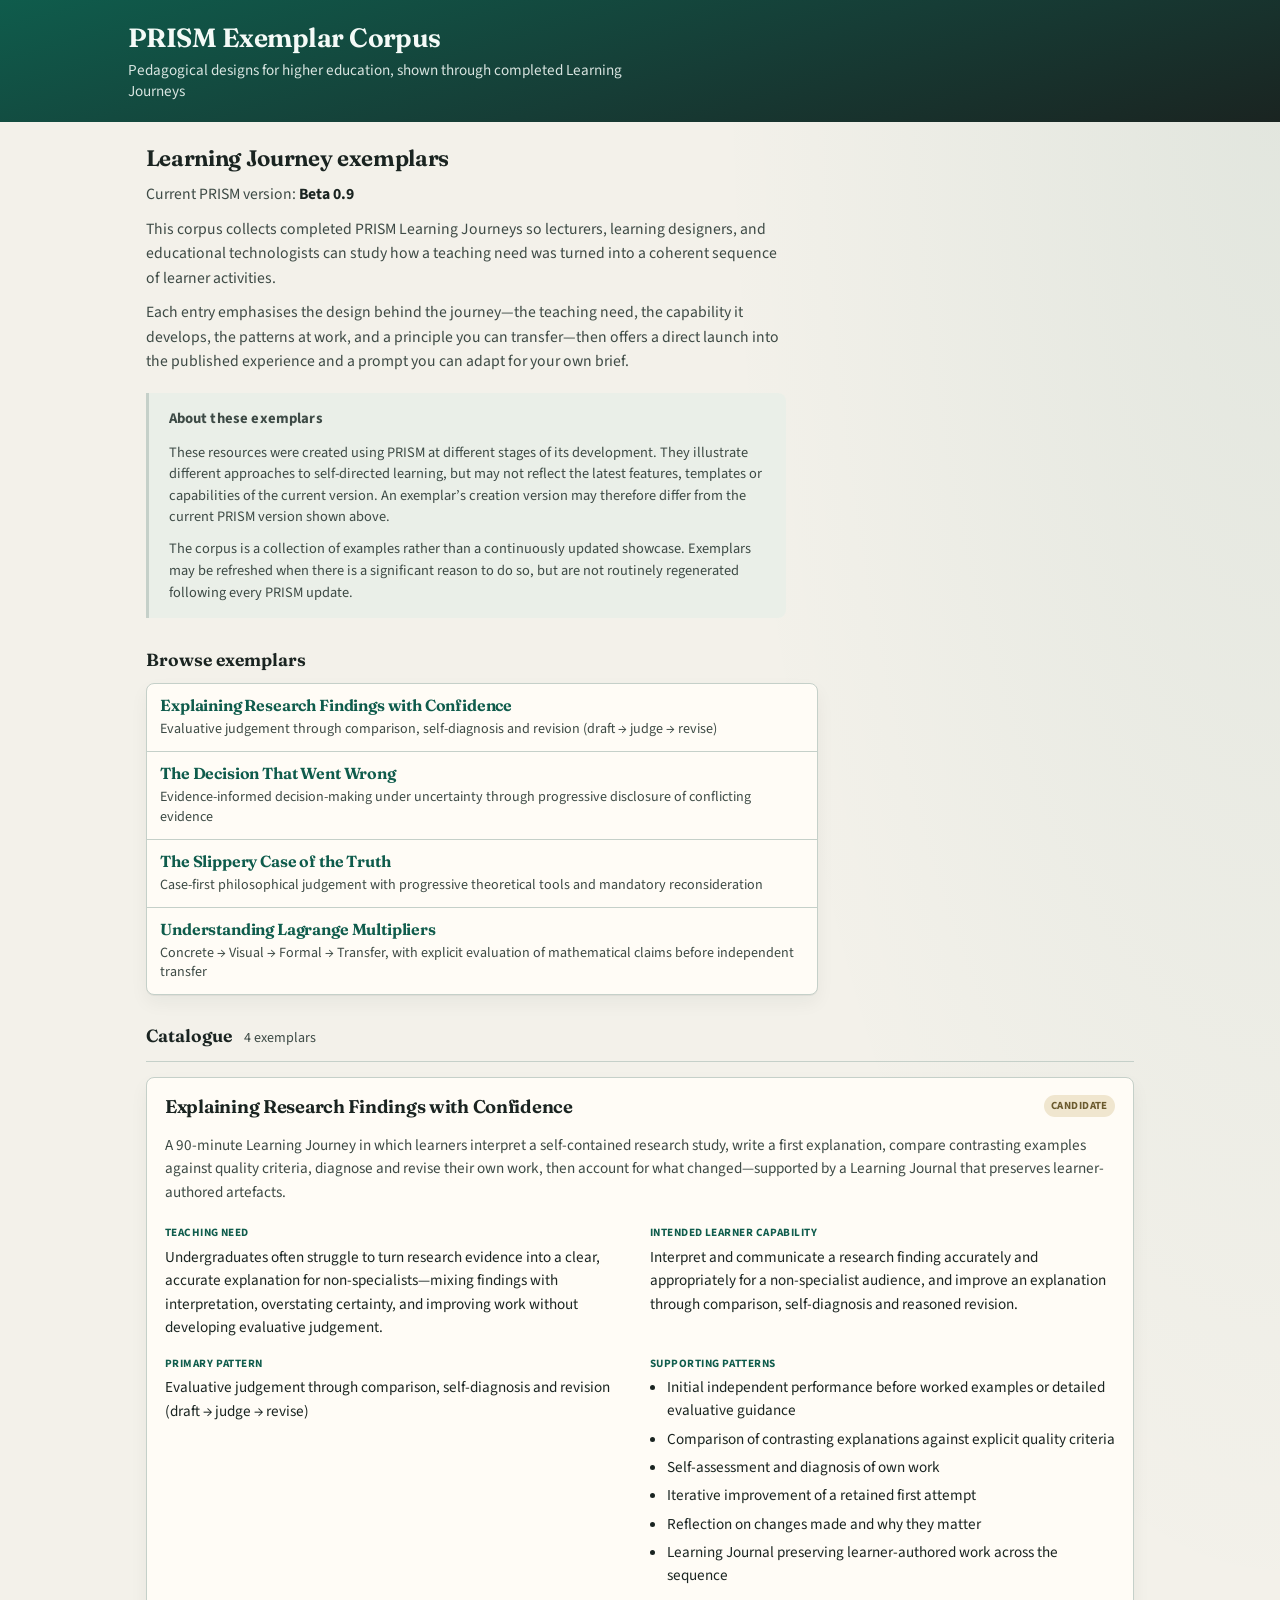
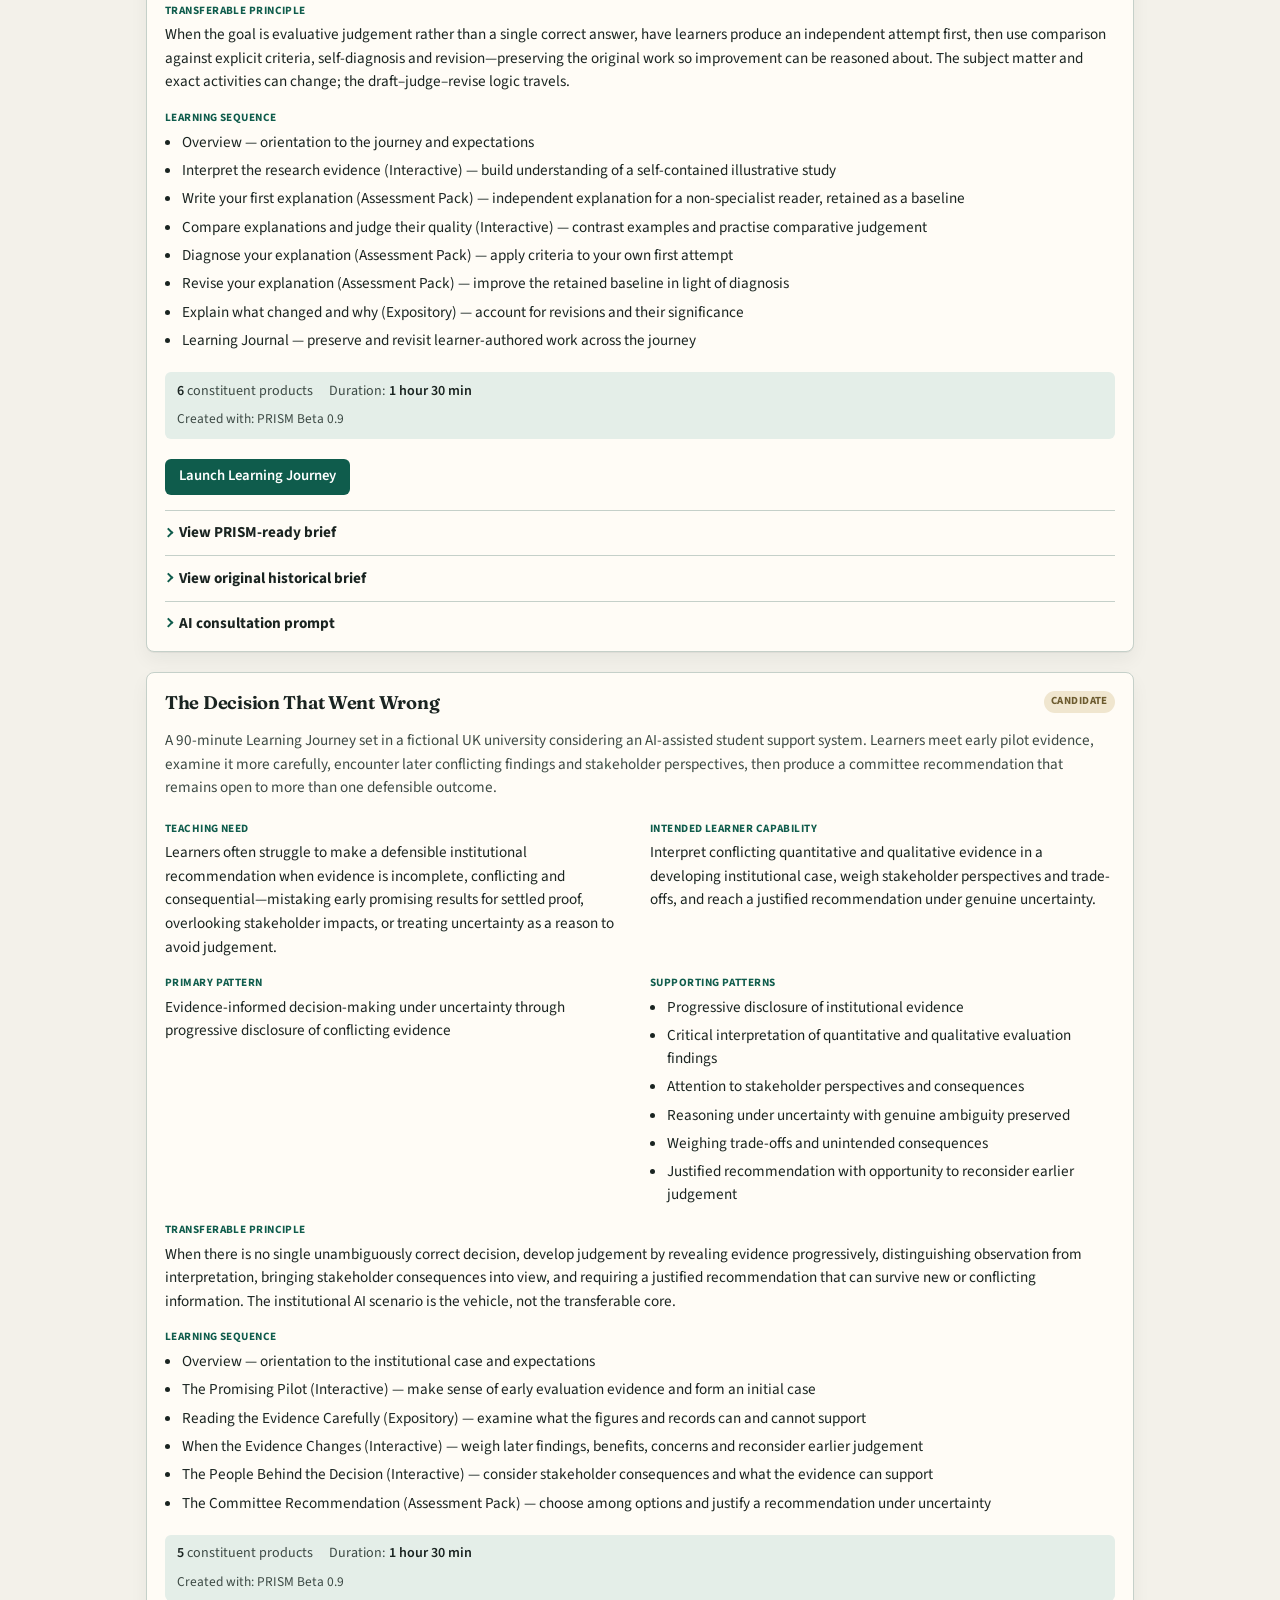
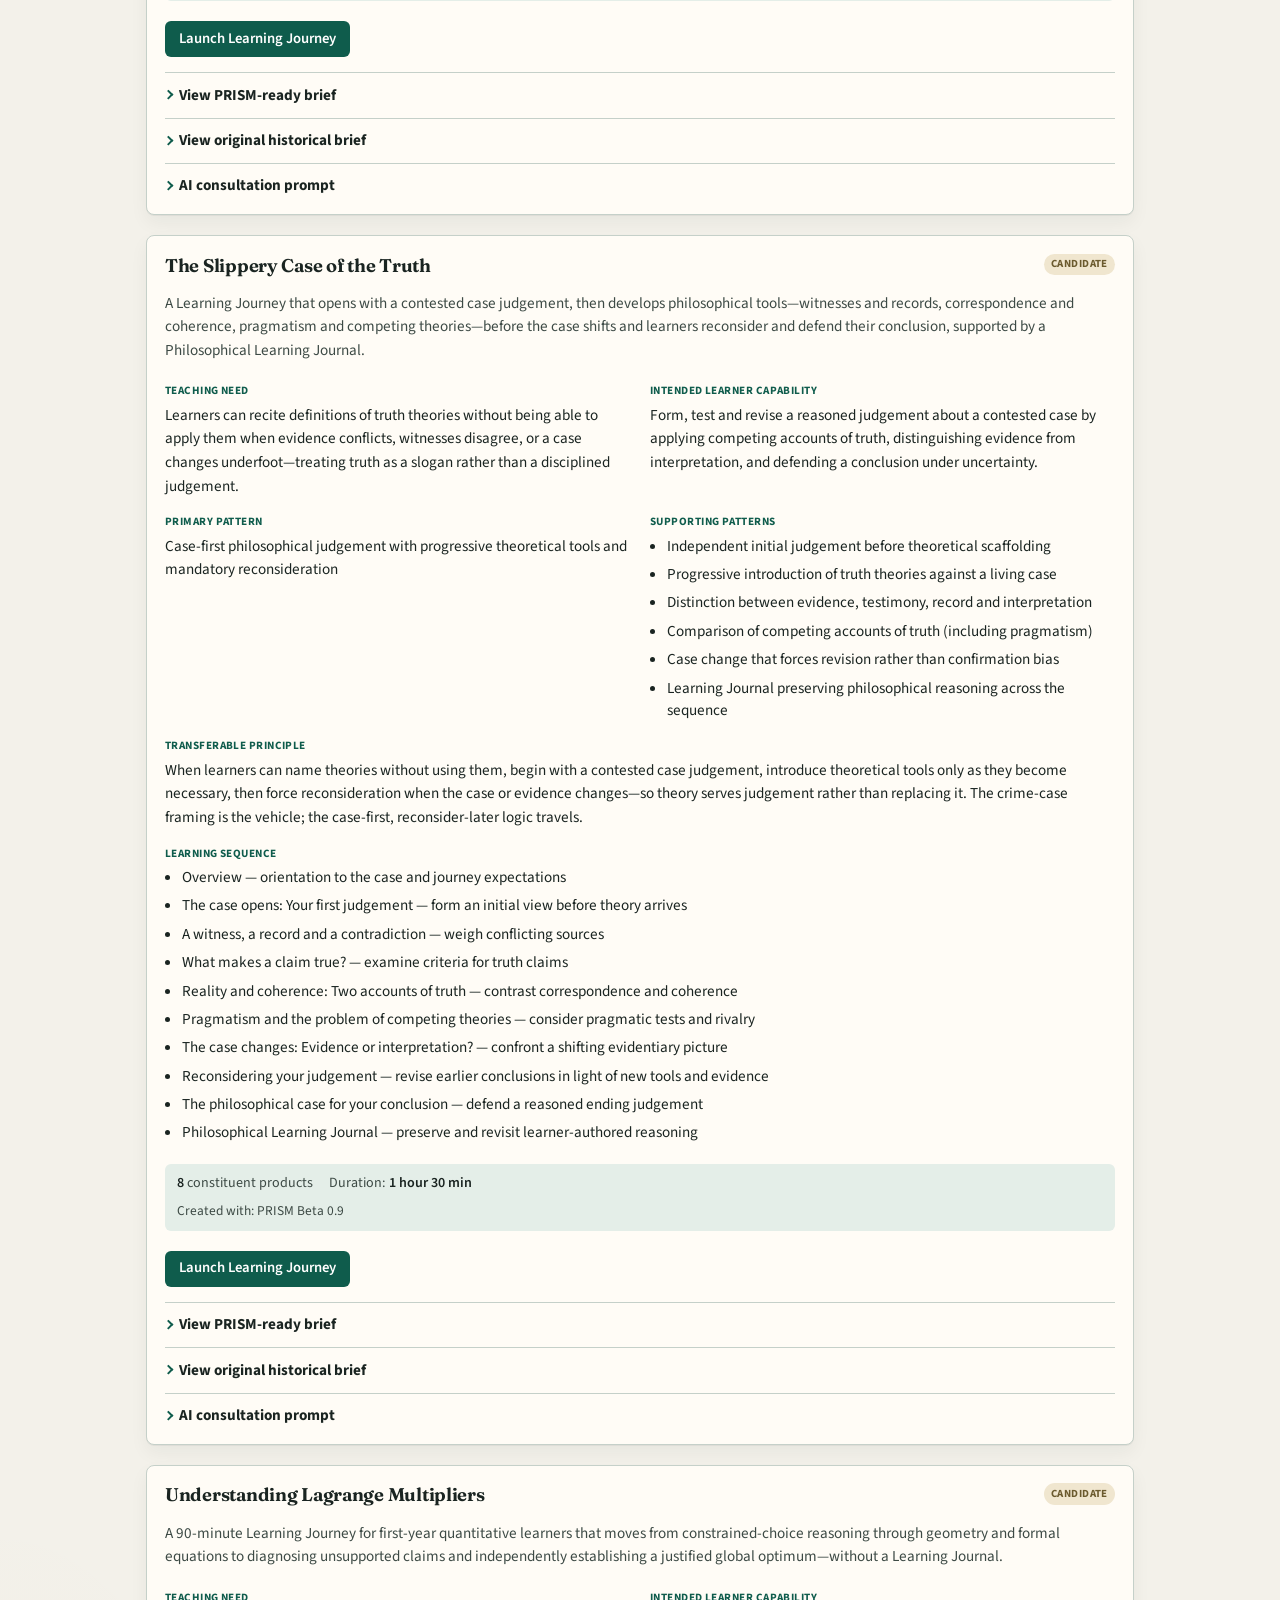
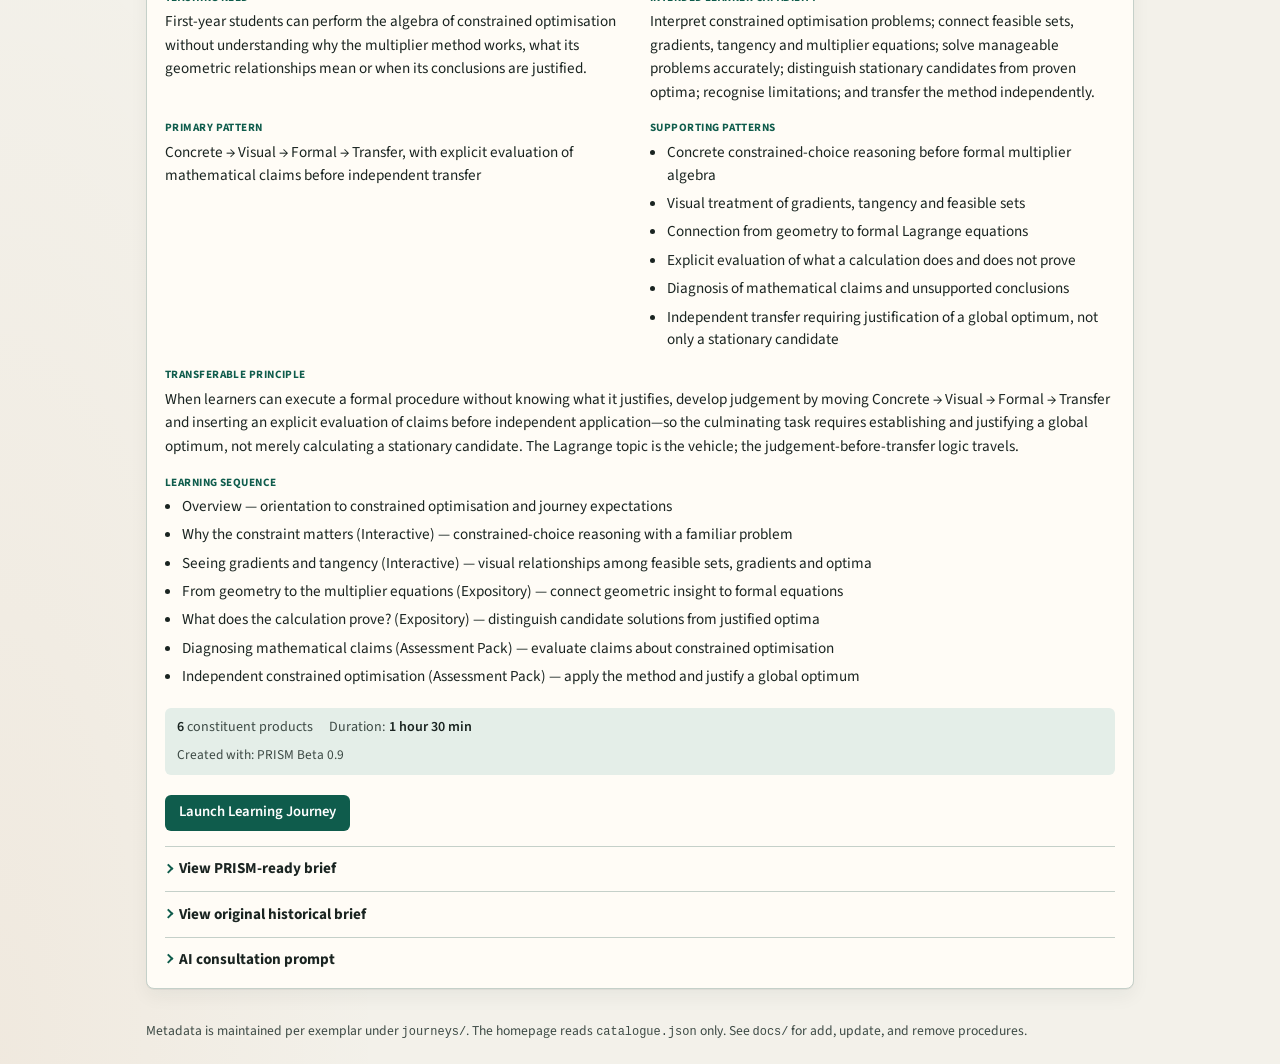
<file: index.html>
<!DOCTYPE html>
<html lang="en-GB">
  <head>
    <meta charset="utf-8" />
    <meta name="viewport" content="width=device-width, initial-scale=1" />
    <title>PRISM Exemplar Corpus</title>
    <meta
      name="description"
      content="A corpus of Learning Journey exemplars for lecturers, learning designers, and educational technologists."
    />
    <meta name="prism-exemplars-assets" content="739a7094c4" />
    <link rel="preconnect" href="https://fonts.googleapis.com" />
    <link rel="preconnect" href="https://fonts.gstatic.com" crossorigin />
    <link
      href="https://fonts.googleapis.com/css2?family=Fraunces:opsz,wght@9..144,500;9..144,650&family=Source+Sans+3:ital,wght@0,400;0,600;0,700;1,400&display=swap"
      rel="stylesheet"
    />
    <link rel="stylesheet" href="assets/styles.css?v=1c8ba7ebdb" />
    <script>
      /* If GitHub Pages/browser still has a stale homepage, reload once with a bust query. */
      (function () {
        var meta = document.querySelector('meta[name="prism-exemplars-assets"]');
        var baked = meta && meta.getAttribute("content");
        if (!baked || baked === "pending") return;
        fetch("assets/version.json", { cache: "no-store" })
          .then(function (res) {
            return res.ok ? res.json() : null;
          })
          .then(function (remote) {
            if (!remote || !remote.rev) return;
            var url = new URL(window.location.href);
            if (remote.rev === baked) {
              if (url.searchParams.has("assets")) {
                url.searchParams.delete("assets");
                window.history.replaceState(
                  null,
                  "",
                  url.pathname + url.search + url.hash
                );
              }
              return;
            }
            if (url.searchParams.get("assets") === remote.rev) return;
            url.searchParams.set("assets", remote.rev);
            window.location.replace(url.toString());
          })
          .catch(function () {});
      })();
    </script>
  </head>
  <body>
    <a class="skip-link" href="#main">Skip to content</a>

    <header class="site-header">
      <div class="site-header__inner">
        <p class="site-brand">PRISM Exemplar Corpus</p>
        <p class="site-tagline">
          Pedagogical designs for higher education, shown through completed Learning Journeys
        </p>
      </div>
    </header>

    <main id="main" class="site-main">
      <section class="intro" aria-labelledby="intro-heading">
        <h1 id="intro-heading">Learning Journey exemplars</h1>
        <p class="intro-version" id="current-prism-version">
          Current PRISM version: <strong>Beta 0.9</strong>
        </p>
        <p>
          This corpus collects completed PRISM Learning Journeys so lecturers, learning
          designers, and educational technologists can study how a teaching need was turned
          into a coherent sequence of learner activities.
        </p>
        <p>
          Each entry emphasises the design behind the journey—the teaching need, the capability
          it develops, the patterns at work, and a principle you can transfer—then offers a
          direct launch into the published experience and a prompt you can adapt for your own
          brief.
        </p>
        <aside class="intro-notice" aria-labelledby="about-exemplars-heading">
          <h2 id="about-exemplars-heading">About these exemplars</h2>
          <p>
            These resources were created using PRISM at different stages of its development. They
            illustrate different approaches to self-directed learning, but may not reflect the
            latest features, templates or capabilities of the current version. An exemplar’s
            creation version may therefore differ from the current PRISM version shown above.
          </p>
          <p>
            The corpus is a collection of examples rather than a continuously updated showcase.
            Exemplars may be refreshed when there is a significant reason to do so, but are not
            routinely regenerated following every PRISM update.
          </p>
        </aside>
      </section>

      <section
        class="browse"
        id="browse-exemplars"
        aria-labelledby="browse-heading"
        hidden
      >
        <h2 id="browse-heading">Browse exemplars</h2>
        <nav class="browse__nav" aria-label="Exemplar table of contents">
          <div id="browse-root"></div>
        </nav>
      </section>

      <section class="catalogue" aria-labelledby="catalogue-heading">
        <div class="catalogue__header">
          <h2 id="catalogue-heading">Catalogue</h2>
          <p id="catalogue-count" class="catalogue__count" hidden></p>
        </div>
        <div
          id="catalogue-status"
          class="catalogue__status"
          role="status"
          aria-live="polite"
        >
          Loading catalogue…
        </div>
        <div id="catalogue-root" class="catalogue__list" hidden></div>
      </section>
    </main>

    <footer class="site-footer">
      <p>
        Metadata is maintained per exemplar under <code>journeys/</code>. The homepage reads
        <code>catalogue.json</code> only. See <code>docs/</code> for add, update, and remove
        procedures.
      </p>
    </footer>

    <script src="assets/catalogue.js?v=b2c2255c07" defer></script>
  </body>
</html>
</file>
<file: assets/styles.css>
:root {
  --ink: #1a2421;
  --ink-muted: #3d4a45;
  --paper: #f3f1ea;
  --paper-elevated: #fffcf6;
  --band: #e4eee8;
  --line: #c5d0c9;
  --accent: #0f5c4c;
  --accent-hover: #0a4338;
  --focus: #b45309;
  --status-candidate: #6b5a2e;
  --status-validated: #0f5c4c;
  --shadow: 0 1px 0 rgba(26, 36, 33, 0.05), 0 8px 18px rgba(26, 36, 33, 0.05);
  --radius: 8px;
  --font-display: "Fraunces", "Times New Roman", serif;
  --font-body: "Source Sans 3", "Segoe UI", sans-serif;
  --measure: 40rem;
  --page: 64rem;
  --space-1: 0.4rem;
  --space-2: 0.65rem;
  --space-3: 0.95rem;
  --space-4: 1.25rem;
  --space-5: 1.7rem;
}

*,
*::before,
*::after {
  box-sizing: border-box;
}

html {
  scroll-behavior: smooth;
}

body {
  margin: 0;
  min-height: 100vh;
  font-family: var(--font-body);
  font-size: 1rem;
  line-height: 1.55;
  color: var(--ink);
  background:
    radial-gradient(ellipse 80% 50% at 100% 0%, rgba(15, 92, 76, 0.08), transparent 55%),
    radial-gradient(ellipse 60% 40% at 0% 100%, rgba(180, 83, 9, 0.05), transparent 50%),
    var(--paper);
}

:focus-visible {
  outline: 3px solid var(--focus);
  outline-offset: 2px;
}

.skip-link {
  position: absolute;
  left: 1rem;
  top: -3rem;
  z-index: 100;
  padding: 0.4rem 0.7rem;
  background: var(--ink);
  color: #fff;
  text-decoration: none;
  border-radius: 4px;
}

.skip-link:focus {
  top: 0.75rem;
}

.site-header {
  background: linear-gradient(165deg, #0f5c4c 0%, #163d36 55%, #1a2421 100%);
  color: #f4faf7;
  padding: 1.35rem 1.1rem 1.25rem;
}

.site-header__inner {
  max-width: var(--page);
  margin: 0 auto;
}

.site-brand {
  margin: 0;
  font-family: var(--font-display);
  font-size: clamp(1.35rem, 2.2vw, 1.65rem);
  font-weight: 650;
  letter-spacing: -0.02em;
  line-height: 1.2;
}

.site-tagline {
  margin: 0.4rem 0 0;
  max-width: 34rem;
  font-size: 0.95rem;
  line-height: 1.4;
  color: rgba(244, 250, 247, 0.88);
}

.site-main {
  max-width: var(--page);
  margin: 0 auto;
  padding: 1.35rem 1.1rem 2rem;
}

.intro {
  max-width: var(--measure);
  margin-bottom: var(--space-5);
}

.intro h1 {
  margin: 0 0 var(--space-2);
  font-family: var(--font-display);
  font-size: clamp(1.2rem, 1.8vw, 1.4rem);
  font-weight: 650;
  letter-spacing: -0.015em;
  line-height: 1.25;
}

.intro p {
  margin: 0 0 var(--space-2);
  color: var(--ink-muted);
  font-size: 0.98rem;
}

.intro-version {
  margin: 0 0 var(--space-3);
  font-size: 0.92rem;
  color: var(--ink-muted);
}

.intro-version strong {
  color: var(--ink);
  font-weight: 700;
}

.intro p:last-child {
  margin-bottom: 0;
}

.intro-notice {
  margin: var(--space-4) 0 0;
  padding: var(--space-3) var(--space-4);
  max-width: var(--measure);
  border-left: 3px solid var(--line);
  background: rgba(228, 238, 232, 0.55);
  border-radius: 0 var(--radius) var(--radius) 0;
}

.intro-notice h2 {
  margin: 0 0 var(--space-2);
  font-family: var(--font-body);
  font-size: 0.92rem;
  font-weight: 700;
  letter-spacing: 0.01em;
  color: var(--ink-muted);
  text-transform: none;
}

.intro-notice p {
  margin: 0 0 var(--space-2);
  font-size: 0.9rem;
  line-height: 1.5;
  color: var(--ink-muted);
}

.intro-notice p:last-child {
  margin-bottom: 0;
}

.browse {
  margin: 0 0 var(--space-5);
}

.browse h2 {
  margin: 0 0 var(--space-2);
  font-family: var(--font-display);
  font-size: 1.1rem;
  font-weight: 650;
}

.browse__nav {
  max-width: min(var(--page), 42rem);
}

.browse-list {
  list-style: none;
  margin: 0;
  padding: 0;
  border: 1px solid var(--line);
  border-radius: var(--radius);
  background: var(--paper-elevated);
  box-shadow: var(--shadow);
}

.browse-list > li + li {
  border-top: 1px solid var(--line);
}

.browse-list__link {
  display: block;
  padding: 0.7rem 0.85rem;
  color: inherit;
  text-decoration: none;
}

.browse-list__link:hover {
  background: var(--band);
}

.browse-list__link:focus-visible {
  outline: 3px solid var(--focus);
  outline-offset: -3px;
  background: var(--band);
}

.browse-list__title {
  display: block;
  font-family: var(--font-display);
  font-size: 1rem;
  font-weight: 650;
  letter-spacing: -0.01em;
  line-height: 1.3;
  color: var(--accent);
}

.browse-list__pattern {
  display: block;
  margin-top: 0.25rem;
  font-size: 0.88rem;
  line-height: 1.4;
  color: var(--ink-muted);
}

.catalogue__header {
  display: flex;
  flex-wrap: wrap;
  align-items: baseline;
  gap: 0.25rem 0.75rem;
  margin-bottom: var(--space-3);
  padding-bottom: var(--space-2);
  border-bottom: 1px solid var(--line);
}

.catalogue__header h2 {
  margin: 0;
  font-family: var(--font-display);
  font-size: 1.1rem;
  font-weight: 650;
}

.catalogue__count {
  margin: 0;
  color: var(--ink-muted);
  font-size: 0.88rem;
}

.catalogue__status {
  padding: var(--space-3) var(--space-4);
  background: var(--band);
  border: 1px dashed var(--line);
  border-radius: var(--radius);
  color: var(--ink-muted);
  font-size: 0.95rem;
}

.catalogue__status p {
  margin: 0 0 var(--space-2);
}

.catalogue__status p:last-child {
  margin-bottom: 0;
}

.catalogue__status--error {
  border-style: solid;
  border-color: #9b3b2e;
  background: #f8ece9;
  color: #5c241c;
}

.catalogue__list {
  display: grid;
  gap: var(--space-4);
}

.exemplar-card {
  background: var(--paper-elevated);
  border: 1px solid var(--line);
  border-radius: var(--radius);
  box-shadow: var(--shadow);
  padding: 1.1rem 1.15rem 1rem;
  scroll-margin-top: 1rem;
}

.exemplar-card:focus {
  outline: none;
}

.exemplar-card:focus-visible {
  outline: 3px solid var(--focus);
  outline-offset: 2px;
}

.exemplar-card__top {
  display: flex;
  flex-wrap: wrap;
  align-items: flex-start;
  justify-content: space-between;
  gap: 0.45rem 0.75rem;
  margin-bottom: var(--space-3);
}

.exemplar-card__title {
  margin: 0;
  flex: 1 1 14rem;
  font-family: var(--font-display);
  font-size: 1.15rem;
  font-weight: 650;
  letter-spacing: -0.015em;
  line-height: 1.25;
}

.exemplar-card__status {
  display: inline-block;
  padding: 0.15rem 0.45rem;
  border-radius: 999px;
  font-size: 0.68rem;
  font-weight: 700;
  letter-spacing: 0.04em;
  text-transform: uppercase;
}

.exemplar-card__status--candidate {
  background: #f0e6cf;
  color: var(--status-candidate);
}

.exemplar-card__status--validated {
  background: #d7ebe4;
  color: var(--status-validated);
}

.exemplar-card__summary {
  margin: 0 0 var(--space-4);
  color: var(--ink-muted);
  font-size: 0.95rem;
  line-height: 1.55;
}

.exemplar-card__grid {
  display: grid;
  gap: var(--space-3) var(--space-4);
  margin: 0 0 var(--space-4);
}

@media (min-width: 640px) {
  .exemplar-card__grid {
    grid-template-columns: 1fr 1fr;
  }
}

.field {
  margin: 0;
}

.field dt {
  margin: 0 0 0.25rem;
  font-size: 0.7rem;
  font-weight: 700;
  letter-spacing: 0.04em;
  text-transform: uppercase;
  color: var(--accent);
}

.field dd {
  margin: 0;
  color: var(--ink);
  font-size: 0.95rem;
  line-height: 1.55;
}

.field--span {
  grid-column: 1 / -1;
}

.pattern-list {
  margin: 0;
  padding-left: 1.05rem;
}

.pattern-list li {
  line-height: 1.5;
}

.pattern-list li + li {
  margin-top: 0.35rem;
}

.meta-row {
  display: flex;
  flex-wrap: wrap;
  gap: 0.4rem 1rem;
  margin: 0 0 var(--space-4);
  padding: 0.55rem 0.75rem;
  background: var(--band);
  border-radius: 6px;
  font-size: 0.88rem;
}

.meta-row span {
  color: var(--ink-muted);
}

.meta-row strong {
  color: var(--ink);
  font-weight: 600;
}

.meta-row__version {
  flex: 1 1 100%;
  font-size: 0.84rem;
}

.exemplar-card__actions {
  display: flex;
  flex-wrap: wrap;
  gap: 0.45rem;
  margin-bottom: var(--space-3);
}

.btn {
  display: inline-flex;
  align-items: center;
  justify-content: center;
  gap: 0.3rem;
  min-height: 2.15rem;
  padding: 0.35rem 0.8rem;
  border: 1px solid transparent;
  border-radius: 6px;
  font: inherit;
  font-size: 0.92rem;
  font-weight: 600;
  text-decoration: none;
  cursor: pointer;
}

.btn:disabled {
  opacity: 0.55;
  cursor: not-allowed;
}

.btn--primary {
  background: var(--accent);
  color: #fff;
}

.btn--primary:hover:not(:disabled) {
  background: var(--accent-hover);
}

.btn--secondary {
  background: transparent;
  border-color: var(--line);
  color: var(--ink);
}

.btn--secondary:hover:not(:disabled) {
  border-color: var(--accent);
  color: var(--accent);
}

.btn--ghost {
  background: transparent;
  border-color: transparent;
  color: var(--accent);
  text-decoration: underline;
  text-underline-offset: 0.15em;
  min-height: auto;
  padding: 0.2rem 0.1rem;
  font-weight: 600;
}

.disclosure {
  border-top: 1px solid var(--line);
  padding-top: var(--space-2);
  margin-top: 0.15rem;
}

.disclosure + .disclosure {
  margin-top: var(--space-2);
}

.disclosure__summary {
  list-style: none;
  cursor: pointer;
  font-size: 0.95rem;
  font-weight: 700;
  color: var(--ink);
}

.disclosure__summary::-webkit-details-marker {
  display: none;
}

.disclosure__summary::before {
  content: "";
  display: inline-block;
  width: 0.45rem;
  height: 0.45rem;
  margin-right: 0.45rem;
  border-right: 2px solid var(--accent);
  border-bottom: 2px solid var(--accent);
  transform: rotate(-45deg);
  vertical-align: 0.08rem;
  transition: transform 0.15s ease;
}

.disclosure[open] > .disclosure__summary::before {
  transform: rotate(45deg);
  vertical-align: 0.02rem;
}

.disclosure__body {
  margin-top: var(--space-2);
  padding: 0.65rem 0.75rem;
  background: #f7f5ef;
  border-radius: 6px;
  border: 1px solid var(--line);
}

.disclosure__body[aria-busy="true"] {
  color: var(--ink-muted);
  font-style: italic;
}

.prism-ready-fields {
  display: grid;
  gap: var(--space-3);
}

.prism-ready-field {
  margin: 0;
  padding: var(--space-3);
  border: 1px solid var(--line);
  border-radius: var(--radius);
  background: var(--paper-elevated);
}

.prism-ready-field__head {
  display: flex;
  flex-wrap: wrap;
  align-items: center;
  justify-content: space-between;
  gap: 0.45rem 0.75rem;
  margin: 0 0 var(--space-2);
}

.prism-ready-field__label {
  margin: 0;
  font-family: var(--font-body);
  font-size: 0.9rem;
  font-weight: 700;
  color: var(--ink);
}

.prism-ready-field__value {
  margin: 0;
  padding: 0.7rem 0.8rem;
  border-radius: 6px;
  background: #f7f5ef;
  border: 1px solid #e2ddd2;
  white-space: pre-wrap;
  overflow-wrap: anywhere;
  font-family: var(--font-body);
  font-size: 0.92rem;
  line-height: 1.5;
  color: var(--ink);
  user-select: text;
}

.btn--compact {
  min-height: 1.85rem;
  padding: 0.2rem 0.65rem;
  font-size: 0.82rem;
}

.prompt-toolbar {
  display: flex;
  flex-wrap: wrap;
  align-items: center;
  gap: 0.45rem;
  margin-bottom: var(--space-2);
}

.prompt-feedback {
  margin: 0;
  font-size: 0.85rem;
  color: var(--accent);
}

.markdown-body {
  max-width: 42rem;
  overflow-wrap: anywhere;
  font-size: 0.92rem;
  line-height: 1.45;
}

.markdown-body > :first-child {
  margin-top: 0;
}

.markdown-body > :last-child {
  margin-bottom: 0;
}

.markdown-body p {
  margin: 0 0 0.45rem;
}

.markdown-body ul,
.markdown-body ol {
  margin: 0 0 0.5rem;
  padding-left: 1.15rem;
}

.markdown-body li + li {
  margin-top: 0.15rem;
}

/* Compact document headings inside brief / prompt panels */
.markdown-body h1,
.markdown-body h2,
.markdown-body h3 {
  font-family: var(--font-body);
  font-weight: 700;
  letter-spacing: 0.01em;
  line-height: 1.3;
  color: var(--accent);
  margin: 0.75rem 0 0.3rem;
}

.markdown-body h1 {
  font-size: 0.98rem;
}

.markdown-body h2 {
  font-size: 0.86rem;
  text-transform: uppercase;
  letter-spacing: 0.04em;
}

.markdown-body h3 {
  font-size: 0.9rem;
}

.markdown-body h1:first-child,
.markdown-body h2:first-child,
.markdown-body h3:first-child {
  margin-top: 0;
}

.markdown-body pre,
.markdown-body code {
  font-family: ui-monospace, "Cascadia Code", Consolas, monospace;
  font-size: 0.88em;
}

.markdown-body pre {
  overflow-x: auto;
  padding: 0.55rem 0.65rem;
  margin: 0 0 0.55rem;
  background: #ebe7dc;
  border-radius: 5px;
}

.markdown-body hr {
  border: 0;
  border-top: 1px solid var(--line);
  margin: 0.65rem 0;
}

.site-footer {
  max-width: var(--page);
  margin: 0 auto;
  padding: 0 1.1rem 1.5rem;
  color: var(--ink-muted);
  font-size: 0.85rem;
  line-height: 1.4;
}

.site-footer p {
  margin: 0;
}

.site-footer code {
  font-size: 0.88em;
}

@media (max-width: 639px) {
  .site-header {
    padding: 1.1rem 0.9rem 1rem;
  }

  .site-main {
    padding: 1.1rem 0.9rem 1.5rem;
  }

  .exemplar-card {
    padding: 0.95rem 0.95rem 0.9rem;
  }

  .disclosure__body {
    padding: 0.55rem 0.6rem;
  }
}
</file>
